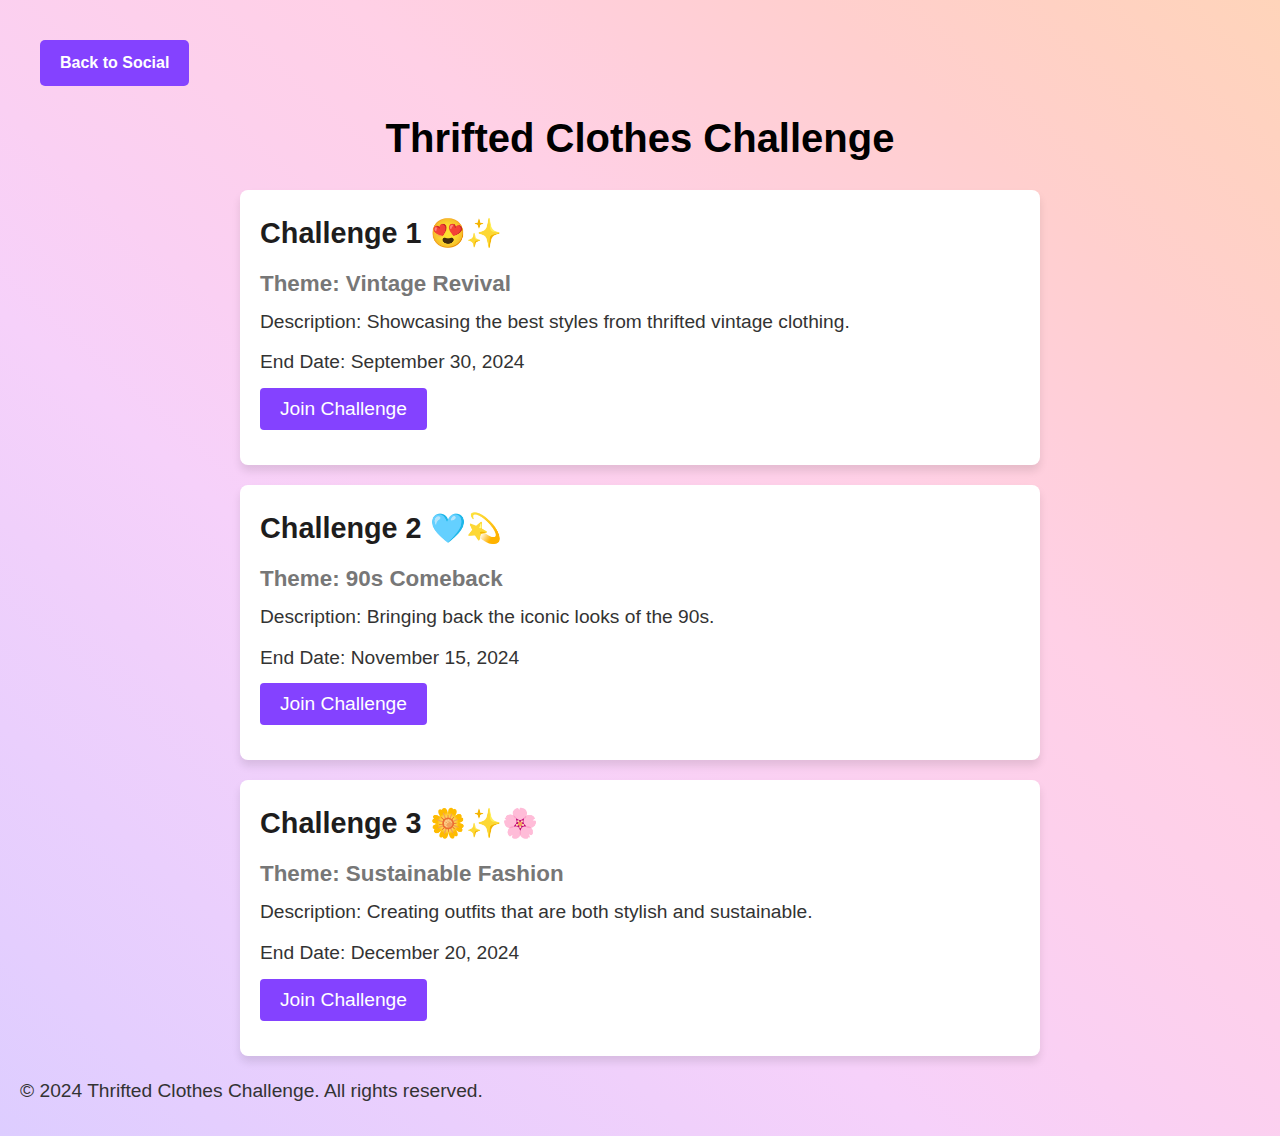
<file: challenges.html>
<!DOCTYPE html>
<html lang="en">
<head>
    <meta charset="UTF-8">
    <meta name="viewport" content="width=device-width, initial-scale=1.0">
    <title>Thrifted Clothes Challenge</title>
    <link rel="stylesheet" href="challenges.css">
</head>
<body>
    
   
   
   
    <!----------------------------------------nav bar closes-------------------------------------->
    <a href="social.html" class="back-to-home-btn">Back to Social</a>
    <header>
        <h1>Thrifted Clothes Challenge</h1>
    </header>
    <main>
        <section class="challenge-card">
            <h2>Challenge 1 😍✨</h2>
            <div class="challenge-details">
                <h3>Theme: Vintage Revival</h3>
                <p>Description: Showcasing the best styles from thrifted vintage clothing.</p>
                <p>End Date: September 30, 2024</p>
                <button id="participate-btn">Join Challenge</button>
            </div>
        </section>
        <!-- New Challenge 1 -->
        <section class="challenge-card">
            <h2>Challenge 2 🩵💫</h2>
            <div class="challenge-details">
                <h3>Theme: 90s Comeback</h3>
                <p>Description: Bringing back the iconic looks of the 90s.</p>
                <p>End Date: November 15, 2024</p>
                <button id="participate-btn-2">Join Challenge</button>
            </div>
        </section>
        <!-- New Challenge 2 -->
        <section class="challenge-card">
            <h2>Challenge 3 🌼✨🌸</h2>
            <div class="challenge-details">
                <h3>Theme: Sustainable Fashion</h3>
                <p>Description: Creating outfits that are both stylish and sustainable.</p>
                <p>End Date: December 20, 2024</p>
                <button id="participate-btn-3">Join Challenge</button>
            </div>
        </section>
    </main>
    <footer>
        <p>&copy; 2024 Thrifted Clothes Challenge. All rights reserved.</p>
    </footer>
    <script src="challenges.js"></script>
</body>
</html>
</file>
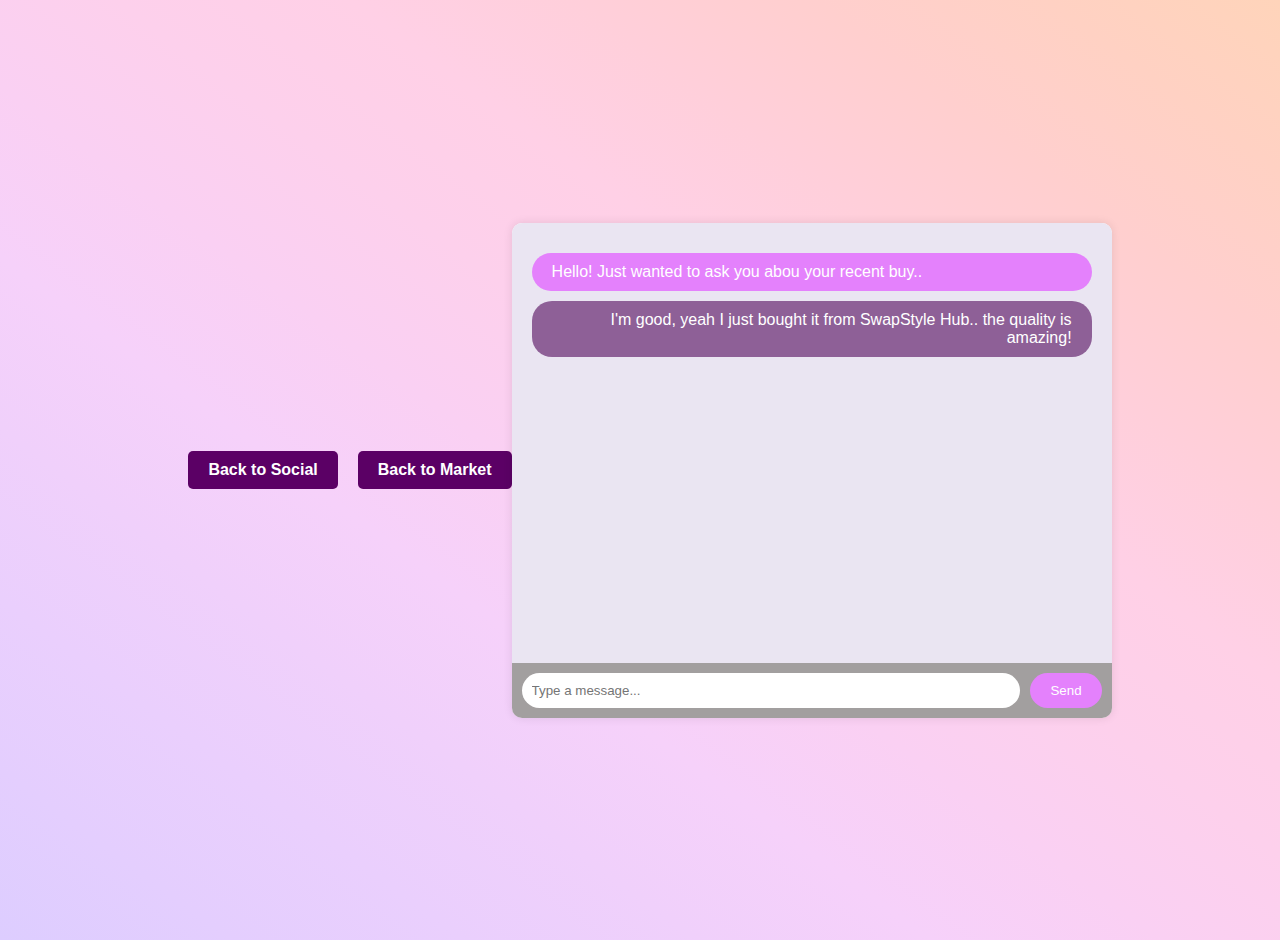
<file: chat.html>
<!DOCTYPE html>
<html lang="en">
<head>
    <meta charset="UTF-8">
    <meta name="viewport" content="width=device-width, initial-scale=1.0">
    <title>Lilac Chat</title>
    <link rel="stylesheet" href="chat.css">
</head>
<body>
    <a href="social.html" class="back-to-home-btn">Back to Social</a>
    <a href="./marketplace myntra/index.html" class="back-button">Back to Market</a>
    <div class="chat-container">
        <div class="chat-box" id="chatBox">
            <!-- Preloaded messages -->
            <div class="message sender">Hello! Just wanted to ask you abou your recent buy..</div>
            <div class="message receiver">I'm good, yeah I just bought it from SwapStyle Hub.. the quality is amazing!</div>
            <!-- More messages -->
        </div>
        <div class="chat-input">
            <input type="text" id="messageInput" placeholder="Type a message...">
            <button onclick="sendMessage()">Send</button>
        </div>
    </div>
    <script src="chat.js"></script>
</body>
</html>
</file>
<file: chat.css>
body {
    font-family: Arial, sans-serif;
    background-image: linear-gradient(to right top, #ddcdff, #e4cefe, #eacffd, #f0d0fb, #f6d1fa, #fad0f3, #fdd0ec, #ffd0e6, #ffcfda, #ffcfce, #ffd1c3, #ffd4ba);
    margin: 0;
    padding: 20px;
    display: flex;
    justify-content: center;
    align-items: center;
    height: 100vh;
}

.chat-container {
    width: 90%;
    max-width: 600px;
    background-color: #fff;
    border-radius: 10px;
    overflow: hidden;
    box-shadow: 0 0 10px rgba(0, 0, 0, 0.1);
}

.chat-box {
    height: 400px;
    overflow-y: auto;
    padding: 20px;
    background: hsla(263, 32%, 92%, 0.959)
}

.message {
    margin: 10px 0;
    padding: 10px 20px;
    border-radius: 20px;
    color: white;
}

.sender {
    background-color: #e481fc;
    align-self: flex-start;
    text-align: left;
}

.receiver {
    background-color: #72387bc4;
    align-self: flex-end;
    text-align: right;
}

.chat-input {
    display: flex;
    padding: 10px;
    background-color: #8d8989cf;
}

.chat-input input {
    flex: 1;
    padding: 10px;
    margin-right: 10px;
    border: none;
    border-radius: 20px;
}

.chat-input button {
    padding: 10px 20px;
    background-color: #e481fc;
    color: white;
    border: none;
    border-radius: 20px;
    cursor: pointer;
}

.chat-input button:hover {
    background-color: #c4a2c9;
}
button:hover {
    background-color:#5b0065;
}
.back-to-home-btn {
    display: inline-block;
    margin: 20px;
    padding: 10px 20px;
    background-color:#5b0065; /* Example blue background */
    color: white; /* White text */
    text-decoration: none; /* Removes underline from link */
    border-radius: 5px; /* Rounded corners */
    font-weight: bold; /* Bold text */
}
.back-to-home-btn:hover {
    background-color: #c4a2c9; /* Darker blue on hover */
    cursor: pointer; /* Changes cursor to pointer */
}
.back-button {
    display: inline-block;
    padding: 10px 20px;
    background-color: #5b0065;
    color: white;
    text-decoration: none;
    border-radius: 5px;
    font-weight: bold;
  }
  .back-button:hover{
    background-color: #c4a2c9; /* Darker blue on hover */
    cursor: pointer; /* Changes cursor to pointer */
  }
</file>
<file: challenges.css>
/* Reset default styles */
* {
    box-sizing: border-box;
    margin: 0;
    padding: 0;
}

body {
    font-family: Arial, sans-serif;
    line-height: 1.6;
    background-color: #f0f0f0;
    padding: 20px;
    background-image: linear-gradient(to right top, #ddcdff, #e4cefe, #eacffd, #f0d0fb, #f6d1fa, #fad0f3, #fdd0ec, #ffd0e6, #ffcfda, #ffcfce, #ffd1c3, #ffd4ba);

}

header {
    text-align: center;
    margin-bottom: 20px;
}

h1 {
    color: #000000;
    font-size: 2.5rem;
}

main {
    max-width: 800px;
    margin: 0 auto;
}


.challenge-card {
    background-color: #fff;
    padding: 20px;
    border-radius: 8px;
    box-shadow: 0 6px 8px rgba(0,0,0,0.1);
    margin-bottom: 20px;
}

.challenge-details {
    margin-bottom: 15px;
}

h2 {
    color: #1e1d1d;
    font-size: 1.8rem;
    margin-bottom: 10px;
}

h3 {
    color: #777;
    font-size: 1.4rem;
    margin-bottom: 5px;
}

p {
    color: #333;
    font-size: 1.2rem;
    margin-bottom: 10px;
}

button {
    background: hsl(261, 100%, 63%);
    color: #fff;
    border: none;
    padding: 10px 20px;
    font-size: 1.2rem;
    cursor: pointer;
    border-radius: 4px;
}

button:hover {
    background-color:#5b0065;
}
.back-to-home-btn {
    display: inline-block;
    margin: 20px;
    padding: 10px 20px;
    background-color: hsl(261, 100%, 63%); /* Example blue background */
    color: white; /* White text */
    text-decoration: none; /* Removes underline from link */
    border-radius: 5px; /* Rounded corners */
    font-weight: bold; /* Bold text */
}
.back-to-home-btn:hover {
    background-color: hsl(261, 96%, 53%); /* Darker blue on hover */
    cursor: pointer; /* Changes cursor to pointer */
}
</file>
